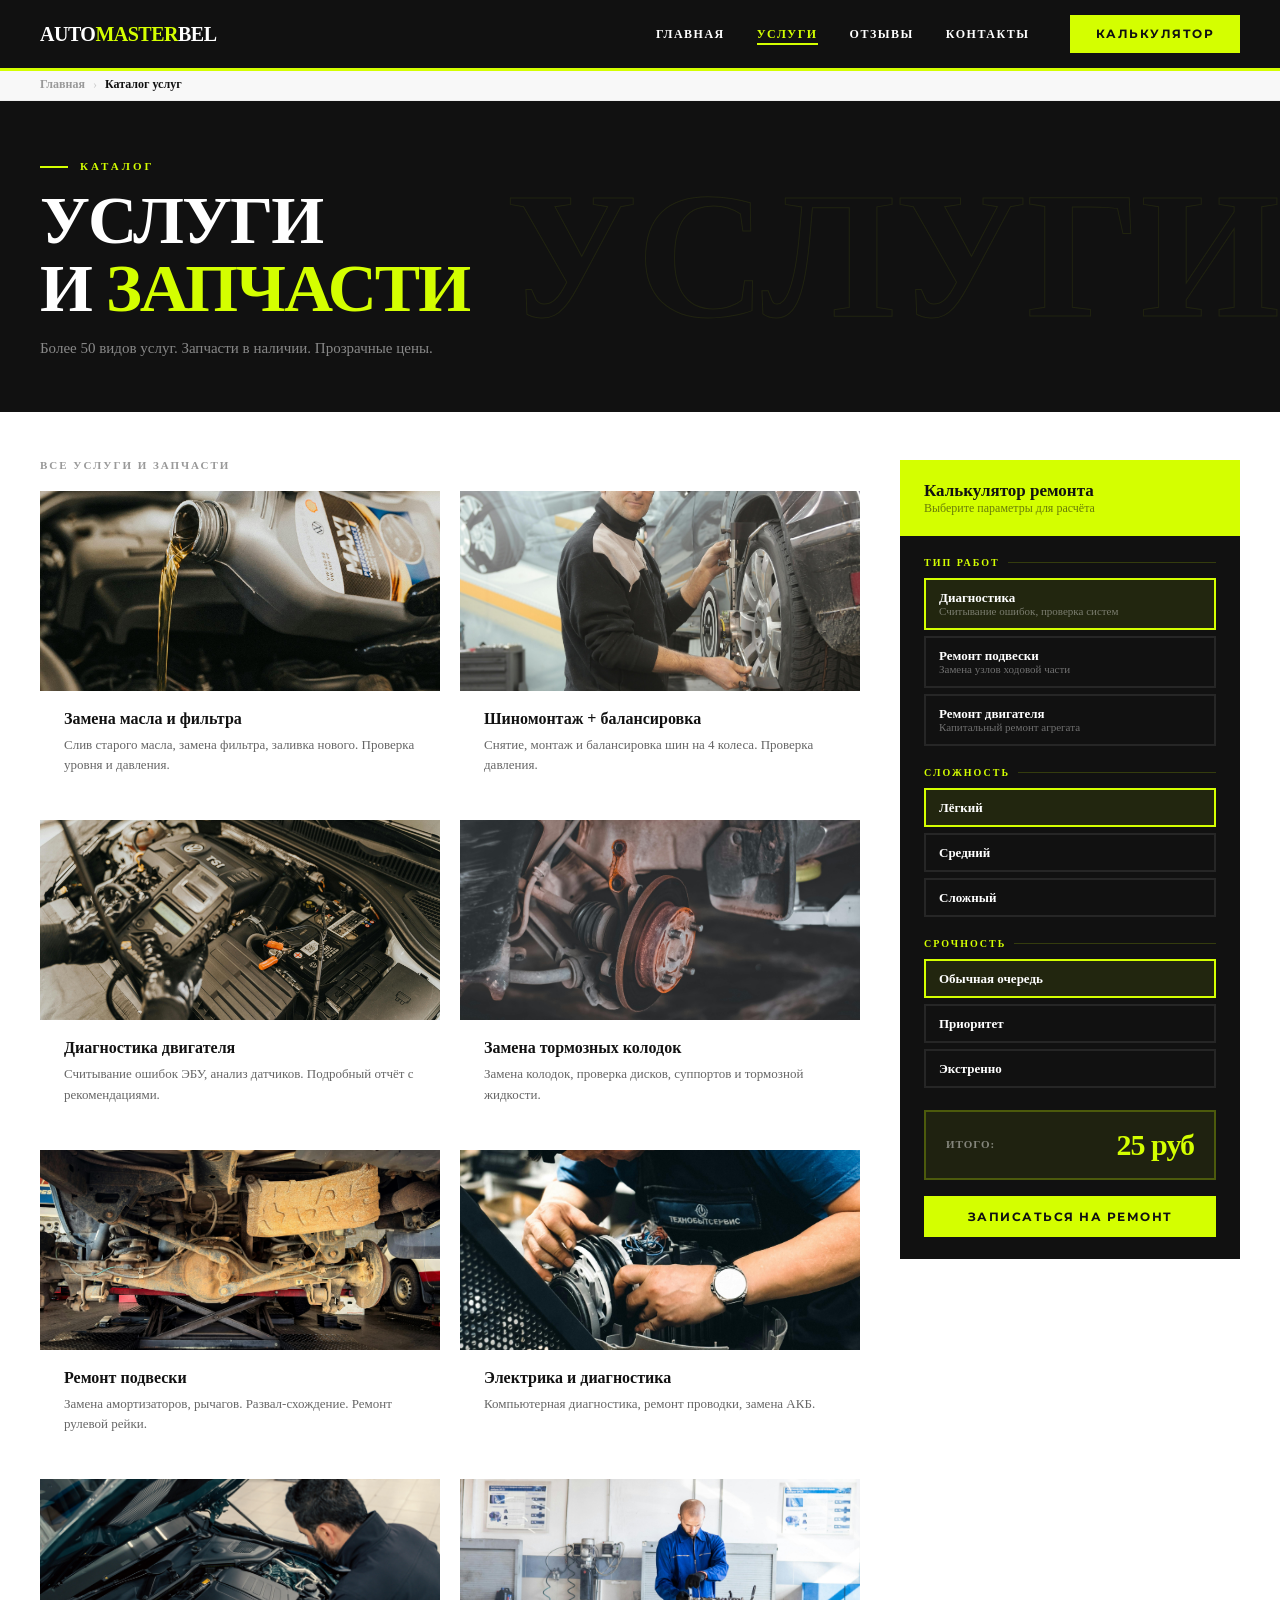
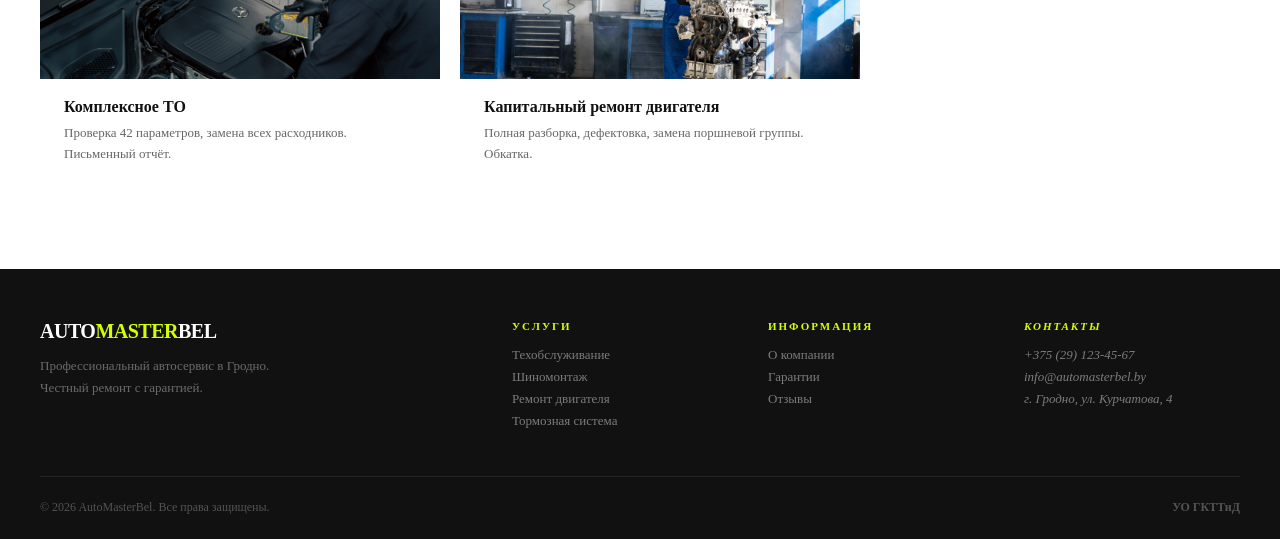
<file: services.html>
<!DOCTYPE html>
<html lang="ru">
<head>
  <meta charset="UTF-8">
  <meta name="viewport" content="width=device-width, initial-scale=1.0">
  <title>Услуги — AutoMasterBel</title>
  <link rel="stylesheet" href="./styles/fonts.css">
  <link rel="stylesheet" href="./styles/style.css">
</head>
<body>
  <nav class="navbar">
    <div class="container">
      <a href="index.html" class="logo">AUTO<span>MASTER</span>BEL</a>
      <input type="checkbox" id="nav-toggle" class="nav-toggle">
      <label for="nav-toggle" class="nav-burger">
        <span></span>
        <span></span>
        <span></span>
      </label>
      <ul class="nav-list">
        <li><a href="index.html" class="nav-link">Главная</a></li>
        <li><a href="services.html" class="nav-link active">Услуги</a></li>
        <li><a href="index.html#reviews" class="nav-link">Отзывы</a></li>
        <li><a href="index.html#contacts" class="nav-link">Контакты</a></li>
      </ul>

      <a href="#calc" class="btn btn-primary navbar-btn">Калькулятор</a>
    </div>
  </nav>
  <nav class="breadcrumb">
    <div class="container">
      <ul class="breadcrumb-list">
        <li class="breadcrumb-item"><a href="index.html" class="breadcrumb-link">Главная</a></li>
        <li class="breadcrumb-sep">›</li>
        <li class="breadcrumb-item current">Каталог услуг</li>
      </ul>
    </div>
  </nav>
  <header class="page-hero">
    <div class="container">
      <p class="page-hero-label">Каталог</p>
      <h1 class="page-hero-title">
        УСЛУГИ<br>И <span>ЗАПЧАСТИ</span>
      </h1>
      <p class="page-hero-desc">Более 50 видов услуг. Запчасти в наличии. Прозрачные цены.</p>
    </div>
  </header>
  <main>
    <div class="container">
      <div class="services-layout">
        <section class="catalog">
          <h2 class="catalog-title">Все услуги и запчасти</h2>
          <div class="catalog-grid">
            <article class="service-card">
              <div class="service-card-image">
                <img
                  src="assets/imgs/oil-change.jpg"
                  alt="Замена масла"
                  width="600"
                  height="350">
              </div>
              <h3 class="service-card-title">Замена масла и фильтра</h3>
              <p class="service-card-desc">Слив старого масла, замена фильтра, заливка нового. Проверка уровня и давления.</p>
            </article>
            <article class="service-card">
              <div class="service-card-image">
                <img
                  src="assets/imgs/shinomontazh.jpg"
                  alt="Шиномонтаж"
                  width="600"
                  height="350">
              </div>
              <h3 class="service-card-title">Шиномонтаж + балансировка</h3>
              <p class="service-card-desc">Снятие, монтаж и балансировка шин на 4 колеса. Проверка давления.</p>
            </article>
            <article class="service-card">
              <div class="service-card-image">
                <img
                  src="assets/imgs/diagnost_engine.jpg"
                  alt="Диагностика двигателя"
                  width="600"
                  height="350">
              </div>
              <h3 class="service-card-title">Диагностика двигателя</h3>
              <p class="service-card-desc">Считывание ошибок ЭБУ, анализ датчиков. Подробный отчёт с рекомендациями.</p>
            </article>
            <article class="service-card">
              <div class="service-card-image">
                <img
                  src="assets/imgs/tormoz.jpg"
                  alt="Тормозные колодки"
                  width="600"
                  height="350">
              </div>
              <h3 class="service-card-title">Замена тормозных колодок</h3>
              <p class="service-card-desc">Замена колодок, проверка дисков, суппортов и тормозной жидкости.</p>
            </article>
            <article class="service-card">
              <div class="service-card-image">
                <img
                  src="assets/imgs/podveska.jpg"
                  alt="Подвеска"
                  width="600"
                  height="350">
              </div>
              <h3 class="service-card-title">Ремонт подвески</h3>
              <p class="service-card-desc">Замена амортизаторов, рычагов. Развал-схождение. Ремонт рулевой рейки.</p>
            </article>
            <article class="service-card">
              <div class="service-card-image">
                <img
                  src="assets/imgs/autoelectrik.jpg"
                  alt="Электрика"
                  width="600"
                  height="350">
              </div>
              <h3 class="service-card-title">Электрика и диагностика</h3>
              <p class="service-card-desc">Компьютерная диагностика, ремонт проводки, замена АКБ.</p>
            </article>
            <article class="service-card">
              <div class="service-card-image">
                <img
                  src="assets/imgs/TO.jpg"
                  alt="Комплексное ТО"
                  width="600"
                  height="350">
              </div>
              <h3 class="service-card-title">Комплексное ТО</h3>
              <p class="service-card-desc">Проверка 42 параметров, замена всех расходников. Письменный отчёт.</p>
            </article>
            <article class="service-card">
              <div class="service-card-image">
                <img
                  src="assets/imgs/work-process-1.jpg"
                  alt="Капитальный ремонт"
                  width="600"
                  height="350">
              </div>
              <h3 class="service-card-title">Капитальный ремонт двигателя</h3>
              <p class="service-card-desc">Полная разборка, дефектовка, замена поршневой группы. Обкатка.</p>
            </article>
          </div>
        </section>
        <aside class="calc" id="calc">
          <div class="calc-head">
            <h2 class="calc-head-title">Калькулятор ремонта</h2>
            <p class="calc-head-sub">Выберите параметры для расчёта</p>
          </div>
          <div class="calc-body">
            <div class="calc-group">
              <h3 class="calc-group-title">Тип работ</h3>
              <ul class="calc-options" id="js-type">
                <li class="calc-option active" data-index="0">
                  <span class="calc-option-name">Диагностика</span>
                  <span class="calc-option-detail">Считывание ошибок, проверка систем</span>
                </li>
                <li class="calc-option" data-index="1">
                  <span class="calc-option-name">Ремонт подвески</span>
                  <span class="calc-option-detail">Замена узлов ходовой части</span>
                </li>
                <li class="calc-option" data-index="2">
                  <span class="calc-option-name">Ремонт двигателя</span>
                  <span class="calc-option-detail">Капитальный ремонт агрегата</span>
                </li>
              </ul>
            </div>
            <div class="calc-group">
              <h3 class="calc-group-title">Сложность</h3>
              <ul class="calc-options" id="js-complexity">
                <li class="calc-option active" data-index="0">
                  <span class="calc-option-name">Лёгкий</span>
                </li>
                <li class="calc-option" data-index="1">
                  <span class="calc-option-name">Средний</span>
                </li>
                <li class="calc-option" data-index="2">
                  <span class="calc-option-name">Сложный</span>
                </li>
              </ul>
            </div>
            <div class="calc-group">
              <h3 class="calc-group-title">Срочность</h3>
              <ul class="calc-options" id="js-urgency">
                <li class="calc-option active" data-index="0">
                  <span class="calc-option-name">Обычная очередь</span>
                </li>
                <li class="calc-option" data-index="1">
                  <span class="calc-option-name">Приоритет</span>
                </li>
                <li class="calc-option" data-index="2">
                  <span class="calc-option-name">Экстренно</span>
                </li>
              </ul>
            </div>
            <div class="calc-result">
              <span class="calc-result-label">Итого:</span>
              <strong class="calc-result-price" id="js-calc-price">25 руб</strong>
            </div>
            <button class="btn btn-primary btn-full" id="js-calc-order">
              Записаться на ремонт
            </button>
          </div>
        </aside>
      </div>
    </div>
  </main>
  <footer class="footer">
    <div class="container">
      <div class="footer-grid">
        <div class="footer-brand">
          <a href="index.html" class="logo">AUTO<span>MASTER</span>BEL</a>
          <p class="footer-desc">Профессиональный автосервис в Гродно. Честный ремонт с гарантией.</p>
        </div>
        <nav class="footer-col">
          <h3 class="footer-col-title">Услуги</h3>
          <ul>
            <li><a href="services.html" class="footer-link">Техобслуживание</a></li>
            <li><a href="services.html" class="footer-link">Шиномонтаж</a></li>
            <li><a href="services.html" class="footer-link">Ремонт двигателя</a></li>
            <li><a href="services.html" class="footer-link">Тормозная система</a></li>
          </ul>
        </nav>
        <nav class="footer-col">
          <h3 class="footer-col-title">Информация</h3>
          <ul>
            <li><a href="#" class="footer-link">О компании</a></li>
            <li><a href="#" class="footer-link">Гарантии</a></li>
            <li><a href="index.html#reviews" class="footer-link">Отзывы</a></li>
          </ul>
        </nav>
        <address class="footer-col">
          <h3 class="footer-col-title">Контакты</h3>
          <ul>
            <li><a href="tel:+375291234567" class="footer-link">+375 (29) 123-45-67</a></li>
            <li><a href="mailto:info@automasterbel.by" class="footer-link">info@automasterbel.by</a></li>
            <li><a href="index.html#contacts" class="footer-link">г. Гродно, ул. Курчатова, 4</a></li>
          </ul>
        </address>
      </div>
      <div class="footer-bottom">
        <p class="footer-copy">© 2026 AutoMasterBel. Все права защищены.</p>
        <p class="footer-made">УО ГКТТиД</p>
      </div>
    </div>
  </footer>
  <script src="./js/script.js"></script>
</body>
</html>
</file>
<file: styles/fonts.css>
@font-face {
  font-family: 'Montserrat';
  src: url('../assets/fonts/Montserrat-Regular.ttf') format('truetype');
  font-weight: 400;
  font-style: normal;
}

@font-face {
  font-family: 'Montserrat';
  src: url('../assets/fonts/Montserrat-Medium.ttf') format('truetype');
  font-weight: 500;
  font-style: normal;
}

@font-face {
  font-family: 'Montserrat';
  src: url('../assets/fonts/Montserrat-SemiBold.ttf') format('truetype');
  font-weight: 600;
  font-style: normal;
}

@font-face {
  font-family: 'Montserrat';
  src: url('../assets/fonts/Montserrat-Bold.ttf') format('truetype');
  font-weight: 700;
  font-style: normal;
}
</file>
<file: styles/style.css>
@import url("./normalize.css");
@import url("./fonts.css");


/* КОНТЕЙНЕР */
.container {
  width: 100%;
  max-width: 1280px;
  margin: 0 auto;
  padding: 0 40px;
}

/* NAVBAR */
.navbar {
  position: fixed;
  top: 0;
  left: 0;
  right: 0;
  z-index: 100;
  background: #111111;
  border-bottom: 3px solid #d4ff00;
}

.navbar .container {
  height: 68px;
  display: flex;
  align-items: center;
  gap: 40px;
}

.logo {
  font-weight: 900;
  font-size: 20px;
  color: #ffffff;
  letter-spacing: -0.5px;
  flex-shrink: 0;
}

.logo span {
  color: #d4ff00;
}

.nav-list {
  display: flex;
  align-items: center;
  gap: 32px;
  margin-left: auto;
}

.nav-link {
  font-weight: 700;
  font-size: 12px;
  letter-spacing: 1.5px;
  text-transform: uppercase;
  color: #ffffff;
  position: relative;
  transition: color 0.2s;
}

.nav-link::after {
  content: '';
  position: absolute;
  bottom: -4px;
  left: 0;
  width: 0;
  height: 2px;
  background: #d4ff00;
  transition: width 0.3s;
}

.nav-link:hover {
  color: #d4ff00;
}

.nav-link:hover::after,
.nav-link.active::after {
  width: 100%;
}

.nav-link.active {
  color: #d4ff00;
}

.navbar-btn {
  flex-shrink: 0;
}

.nav-toggle {
  display: none;
}

.nav-burger {
  display: none;
  flex-direction: column;
  gap: 5px;
  cursor: pointer;
  padding: 4px;
  margin-left: auto;
}

.nav-burger span {
  display: block;
  width: 24px;
  height: 2px;
  background: #d4ff00;
  transition: all 0.3s;
}

/* КРОШКИ */
.breadcrumb {
  margin-top: 68px;
  background: #f8f8f8;
  border-bottom: 1px solid #eeeeee;
  padding: 10px 0;
}

.breadcrumb-list {
  display: flex;
  align-items: center;
  gap: 8px;
}

.breadcrumb-link {
  font-weight: 600;
  font-size: 12px;
  color: #999999;
  transition: color 0.2s;
}

.breadcrumb-link:hover {
  color: #111111;
}

.breadcrumb-item {
  font-weight: 600;
  font-size: 12px;
  color: #111111;
}

.breadcrumb-sep {
  font-size: 12px;
  color: #cccccc;
}

/* КНОПКИ */
.btn {
  display: inline-block;
  font-family: 'Montserrat', sans-serif;
  font-weight: 700;
  font-size: 12px;
  letter-spacing: 1.5px;
  text-transform: uppercase;
  padding: 13px 26px;
  transition: all 0.2s;
  border: none;
  cursor: pointer;
}

.btn-primary {
  background: #d4ff00;
  color: #111111;
}

.btn-primary:hover {
  background: #bfed00;
  transform: translate(-2px, -2px);
}

.btn-outline {
  background: transparent;
  color: #ffffff;
  border: 2px solid rgba(255,255,255,0.3);
}

.btn-outline:hover {
  border-color: #d4ff00;
  color: #d4ff00;
}

.btn-dark {
  background: #111111;
  color: #d4ff00;
}

.btn-dark:hover {
  background: #222222;
}

.btn-outline-dark {
  background: transparent;
  color: #111111;
  border: 2px solid #111111;
}

.btn-outline-dark:hover {
  background: #111111;
  color: #d4ff00;
}

.btn-full {
  width: 100%;
  text-align: center;
}

/* ОБЩИЕ ЭЛЕМЕНТЫ */
.section-label {
  display: inline-block;
  font-weight: 700;
  font-size: 10px;
  letter-spacing: 3px;
  text-transform: uppercase;
  color: #d4ff00;
  background: #111111;
  padding: 5px 12px;
  margin-bottom: 16px;
}

.section-label--light {
  background: #d4ff00;
  color: #111111;
}

.section-title {
  font-weight: 900;
  font-size: clamp(28px, 5vw, 56px);
  letter-spacing: -2px;
  line-height: 1;
  color: #111111;
  margin-bottom: 12px;
}

.section-title--light {
  color: #ffffff;
}

.section-title--outline {
  color: transparent;
  -webkit-text-stroke: 2px #111111;
}

.section-title--outline-yellow {
  color: transparent;
  -webkit-text-stroke: 2px #d4ff00;
}

/* HERO */
.hero {
  background: #111111;
  padding: 80px 0;
  position: relative;
  overflow: hidden;
  min-height: 90vh;
  display: flex;
  align-items: center;
}

.hero::before {
  content: 'AUTO';
  position: absolute;
  right: 0;
  top: 50%;
  transform: translateY(-50%);
  font-weight: 900;
  font-size: clamp(80px, 18vw, 240px);
  color: transparent;
  -webkit-text-stroke: 1px rgba(212,255,0,0.1);
  line-height: 1;
  pointer-events: none;
  user-select: none;
  white-space: nowrap;
}

.hero::after {
  content: '';
  position: absolute;
  bottom: 0;
  left: 0;
  right: 0;
  height: 5px;
  background: #d4ff00;
}

.hero-content {
  max-width: 640px;
}

.hero-label {
  font-weight: 700;
  font-size: 11px;
  letter-spacing: 3px;
  text-transform: uppercase;
  color: #d4ff00;
  display: flex;
  align-items: center;
  gap: 12px;
  margin-bottom: 22px;
}

.hero-label::before {
  content: '';
  display: block;
  width: 28px;
  height: 2px;
  background: #d4ff00;
  flex-shrink: 0;
}

.hero-title {
  font-weight: 900;
  font-size: clamp(40px, 7vw, 88px);
  line-height: 0.95;
  letter-spacing: -3px;
  color: #ffffff;
  margin-bottom: 26px;
}

.hero-title--accent {
  color: transparent;
  -webkit-text-stroke: 2px #d4ff00;
}

.hero-desc {
  font-size: 17px;
  line-height: 1.7;
  color: rgba(255,255,255,0.6);
  max-width: 480px;
  margin-bottom: 40px;
  font-weight: 400;
}

.hero-actions {
  display: flex;
  gap: 12px;
  flex-wrap: wrap;
}

/* TICKER */
.ticker {
  background: #d4ff00;
  overflow: hidden;
  padding: 13px 0;
  white-space: nowrap;
}

.ticker-track {
  display: inline-flex;
  animation: ticker-scroll 22s linear infinite;
}

.ticker-item {
  font-weight: 700;
  font-size: 13px;
  letter-spacing: 2px;
  text-transform: uppercase;
  color: #111111;
  padding: 0 32px;
}

.ticker-dot {
  color: rgba(17,17,17,0.3);
  padding: 0 8px;
}

@keyframes ticker-scroll {
  from { transform: translateX(0); }
  to   { transform: translateX(-50%); }
}

/* PROMO */
.promo {
  padding: 80px 0;
  background: #f8f8f8;
}

.promo-grid {
  display: grid;
  grid-template-columns: repeat(3, 1fr);
  gap: 2px;
  background: #111111;
  margin-top: 32px;
}

.promo-card {
  background: #111111;
  padding: 36px 28px;
  position: relative;
  overflow: hidden;
}

.promo-card::before {
  content: '';
  position: absolute;
  top: 0;
  left: -100%;
  width: 100%;
  height: 100%;
  background: #d4ff00;
  transition: left 0.4s cubic-bezier(0.4, 0, 0.2, 1);
  z-index: 0;
}

.promo-card:hover::before {
  left: 0;
}

.promo-badge {
  position: absolute;
  top: 16px;
  right: 16px;
  background: #d4ff00;
  color: #111111;
  font-weight: 800;
  font-size: 10px;
  letter-spacing: 1px;
  text-transform: uppercase;
  padding: 4px 10px;
  z-index: 1;
  transition: background 0.3s, color 0.3s;
}

.promo-card:hover .promo-badge {
  background: #111111;
  color: #d4ff00;
}

.promo-icon {
  font-size: 30px;
  margin-bottom: 16px;
  position: relative;
  z-index: 1;
}

.promo-title {
  font-weight: 800;
  font-size: 17px;
  color: #ffffff;
  margin-bottom: 10px;
  position: relative;
  z-index: 1;
  transition: color 0.3s;
}

.promo-card:hover .promo-title {
  color: #111111;
}

.promo-desc {
  font-size: 13px;
  color: rgba(255,255,255,0.55);
  line-height: 1.6;
  margin-bottom: 20px;
  position: relative;
  z-index: 1;
  transition: color 0.3s;
  font-weight: 400;
}

.promo-card:hover .promo-desc {
  color: rgba(17,17,17,0.65);
}

.promo-price {
  font-weight: 900;
  font-size: 22px;
  color: #d4ff00;
  position: relative;
  z-index: 1;
  transition: color 0.3s;
}

.promo-card:hover .promo-price {
  color: #111111;
}

/* SERVICES */
.services {
  padding: 80px 0;
  background: #ffffff;
}

.services-header {
  display: flex;
  align-items: flex-end;
  justify-content: space-between;
  flex-wrap: wrap;
  gap: 20px;
  margin-bottom: 36px;
}

.services-grid {
  display: grid;
  grid-template-columns: repeat(3, 1fr);
  gap: 2px;
  background: #111111;
}

.service-card {
  background: #ffffff;
  position: relative;
  overflow: hidden;
  transition: transform 0.3s;
}

.service-card::after {
  content: '';
  position: absolute;
  bottom: 0;
  left: 0;
  width: 100%;
  height: 4px;
  background: #d4ff00;
  transform: scaleX(0);
  transform-origin: left;
  transition: transform 0.4s cubic-bezier(0.4, 0, 0.2, 1);
}

.service-card:hover::after {
  transform: scaleX(1);
}

.service-card:hover {
  transform: translateY(-4px);
}

.service-card-image {
  width: 100%;
  height: 200px;
  overflow: hidden;
}

.service-card-image img {
  width: 100%;
  height: 100%;
  object-fit: cover;
  transition: transform 0.4s;
}

.service-card:hover .service-card-image img {
  transform: scale(1.05);
}

.service-card-title {
  font-weight: 800;
  font-size: 16px;
  color: #111111;
  margin: 20px 24px 8px;
}

.service-card-desc {
  font-size: 13px;
  color: #666666;
  line-height: 1.6;
  margin: 0 24px 24px;
  font-weight: 400;
}

/* ABOUT */
.about {
  padding: 80px 0;
  background: #111111;
}

.about-inner {
  display: grid;
  grid-template-columns: 1fr 1fr;
  gap: 60px;
  align-items: center;
}

.about-image {
  position: relative;
}

.about-image::before {
  content: '';
  position: absolute;
  top: 14px;
  left: 14px;
  right: -14px;
  bottom: -14px;
  border: 3px solid #d4ff00;
  z-index: 0;
}

.about-image img {
  position: relative;
  z-index: 1;
  width: 100%;
  height: 420px;
  object-fit: cover;
}

.features-list {
  display: flex;
  flex-direction: column;
  gap: 20px;
  margin-top: 32px;
}

.feature-item {
  display: flex;
  align-items: flex-start;
  gap: 14px;
}

.feature-icon {
  width: 40px;
  height: 40px;
  background: #d4ff00;
  display: flex;
  align-items: center;
  justify-content: center;
  font-size: 18px;
  flex-shrink: 0;
}

.feature-title {
  font-weight: 700;
  font-size: 14px;
  color: #ffffff;
  margin-bottom: 3px;
}

.feature-text {
  font-size: 13px;
  color: rgba(255,255,255,0.4);
  line-height: 1.5;
  font-weight: 400;
}

/* GALLERY */
.gallery {
  padding: 80px 0;
  background: #ffffff;
}

.gallery .section-title {
  margin-bottom: 32px;
}

.gallery-grid {
  display: grid;
  grid-template-columns: 2fr 1fr 1fr;
  grid-template-rows: 220px 220px;
  gap: 4px;
}

.gallery-item {
  overflow: hidden;
  background: #111111;
}

.gallery-item--big {
  grid-row: span 2;
}

.gallery-item img {
  width: 100%;
  height: 100%;
  object-fit: cover;
  transition: transform 0.4s;
}

.gallery-item:hover img {
  transform: scale(1.04);
}

/* WHY */
.why {
  padding: 80px 0;
  background: #f8f8f8;
}

.why-subtitle {
  font-size: 15px;
  color: #666666;
  line-height: 1.7;
  max-width: 440px;
  margin-bottom: 40px;
  font-weight: 400;
}

.why-grid {
  display: grid;
  grid-template-columns: repeat(4, 1fr);
  gap: 20px;
}

.why-card {
  background: #ffffff;
  padding: 30px 22px;
  border-top: 4px solid #111111;
  transition: border-color 0.3s, transform 0.3s;
}

.why-card:hover {
  border-color: #d4ff00;
  transform: translateY(-5px);
}

.why-icon {
  font-size: 30px;
  margin-bottom: 14px;
}

.why-title {
  font-weight: 800;
  font-size: 15px;
  color: #111111;
  margin-bottom: 8px;
}

.why-text {
  font-size: 13px;
  color: #666666;
  line-height: 1.7;
  font-weight: 400;
}

/* REVIEWS */
.reviews {
  padding: 80px 0;
  background: #111111;
}

.reviews-subtitle {
  font-size: 14px;
  color: rgba(255,255,255,0.45);
  margin-bottom: 40px;
  font-weight: 400;
}

.reviews-grid {
  display: grid;
  grid-template-columns: repeat(3, 1fr);
  gap: 2px;
  margin-bottom: 48px;
}

.review-card {
  background: rgba(255,255,255,0.04);
  border: 1px solid rgba(255,255,255,0.08);
  padding: 26px 22px;
  transition: background 0.3s, border-color 0.3s;
}

.review-card:hover {
  background: rgba(212,255,0,0.06);
  border-color: rgba(212,255,0,0.25);
}

.review-stars {
  color: #d4ff00;
  font-size: 15px;
  letter-spacing: 2px;
  margin-bottom: 12px;
}

.review-text {
  font-size: 13px;
  color: rgba(255,255,255,0.65);
  line-height: 1.8;
  margin-bottom: 18px;
  font-style: normal;
  font-weight: 400;
}

.review-author {
  display: flex;
  align-items: center;
  gap: 12px;
}

.review-avatar {
  width: 40px;
  height: 40px;
  background: #d4ff00;
  display: flex;
  align-items: center;
  justify-content: center;
  font-weight: 900;
  font-size: 13px;
  color: #111111;
  flex-shrink: 0;
}

.review-name {
  font-weight: 700;
  font-size: 13px;
  color: #ffffff;
}

.review-meta {
  font-size: 11px;
  color: rgba(255,255,255,0.35);
  margin-top: 2px;
  font-weight: 400;
}

/* REVIEW FORM */
.review-form {
  background: rgba(255,255,255,0.05);
  border: 1px solid rgba(212,255,0,0.18);
  padding: 36px;
}

.review-form-title {
  font-weight: 800;
  font-size: 20px;
  color: #ffffff;
  margin-bottom: 26px;
}

.form-row {
  display: grid;
  grid-template-columns: 1fr 1fr;
  gap: 14px;
  margin-bottom: 14px;
}

.form-group {
  display: flex;
  flex-direction: column;
  gap: 7px;
  margin-bottom: 14px;
}

.form-label {
  font-weight: 700;
  font-size: 10px;
  letter-spacing: 2px;
  text-transform: uppercase;
  color: rgba(255,255,255,0.45);
}

.form-input {
  background: rgba(255,255,255,0.06);
  border: 1px solid rgba(255,255,255,0.12);
  color: #ffffff;
  font-family: 'Montserrat', sans-serif;
  font-size: 14px;
  padding: 12px 14px;
  outline: none;
  transition: border-color 0.2s;
  width: 100%;
  font-weight: 400;
}

.form-input:focus {
  border-color: #d4ff00;
}

.form-input::placeholder {
  color: rgba(255,255,255,0.25);
}

.form-textarea {
  resize: vertical;
  min-height: 90px;
}

.star-rating {
  display: flex;
  flex-direction: row-reverse;
  gap: 4px;
}

.star-input {
  display: none;
}

.star-label {
  font-size: 26px;
  color: rgba(255,255,255,0.18);
  cursor: pointer;
  transition: color 0.2s;
}

.star-label:hover,
.star-label:hover ~ .star-label,
.star-input:checked ~ .star-label {
  color: #d4ff00;
}

/* CONTACTS */
.contacts {
  padding: 80px 0;
  background: #ffffff;
}

.contacts .section-title {
  margin-bottom: 40px;
}

.contacts-grid {
  display: grid;
  grid-template-columns: 1fr 1fr;
  gap: 60px;
  align-items: start;
}

.contact-item {
  display: flex;
  align-items: flex-start;
  gap: 16px;
  padding: 20px 0;
  border-bottom: 1px solid #f0f0f0;
}

.contact-icon {
  width: 42px;
  height: 42px;
  background: #111111;
  display: flex;
  align-items: center;
  justify-content: center;
  font-size: 16px;
  flex-shrink: 0;
}

.contact-label {
  font-weight: 700;
  font-size: 10px;
  letter-spacing: 2px;
  text-transform: uppercase;
  color: #999999;
  margin-bottom: 4px;
}

.contact-value {
  font-weight: 700;
  font-size: 15px;
  color: #111111;
}

.contact-link {
  transition: color 0.2s;
}

.contact-link:hover {
  color: #d4ff00;
}

.schedule {
  width: 100%;
  margin-top: 24px;
  border-collapse: collapse;
  border: 2px solid #111111;
}

.schedule tr {
  border-bottom: 1px solid #eeeeee;
}

.schedule tr:last-child {
  border-bottom: none;
}

.schedule td {
  font-weight: 700;
  font-size: 13px;
  color: #111111;
  padding: 12px 16px;
}

.schedule td:last-child {
  text-align: right;
}

.schedule-closed {
  color: #cccccc;
}

.messengers {
  display: flex;
  gap: 10px;
  margin-top: 22px;
  flex-wrap: wrap;
}

.contacts-map {
  position: relative;
  border: 3px solid #111111;
  overflow: hidden;
}

.contacts-map::before {
  content: '';
  position: absolute;
  top: 0;
  left: 0;
  right: 0;
  height: 5px;
  background: #d4ff00;
  z-index: 1;
}

.contacts-map img {
  width: 100%;
  height: 420px;
  object-fit: cover;
}

.map-caption {
  position: absolute;
  bottom: 0;
  left: 0;
  right: 0;
  background: rgba(17,17,17,0.85);
  color: #d4ff00;
  font-weight: 700;
  font-size: 13px;
  padding: 12px 16px;
  text-align: center;
}

/* FOOTER */
.footer {
  background: #111111;
  padding: 52px 0 26px;
}

.footer-grid {
  display: grid;
  grid-template-columns: 2fr 1fr 1fr 1fr;
  gap: 40px;
  padding-bottom: 40px;
  border-bottom: 1px solid rgba(255,255,255,0.08);
  margin-bottom: 24px;
}

.footer-desc {
  font-size: 13px;
  color: rgba(255,255,255,0.38);
  line-height: 1.7;
  margin-top: 14px;
  max-width: 240px;
  font-weight: 400;
}

.footer-col-title {
  font-weight: 800;
  font-size: 11px;
  letter-spacing: 2px;
  text-transform: uppercase;
  color: #d4ff00;
  margin-bottom: 16px;
}

.footer-link {
  display: block;
  font-size: 13px;
  color: rgba(255,255,255,0.45);
  margin-bottom: 9px;
  transition: color 0.2s;
  font-weight: 400;
}

.footer-link:hover {
  color: #ffffff;
}

.footer-bottom {
  display: flex;
  justify-content: space-between;
  align-items: center;
  flex-wrap: wrap;
  gap: 10px;
}

.footer-copy {
  font-size: 12px;
  color: rgba(255,255,255,0.28);
  font-weight: 400;
}

.footer-made {
  font-weight: 700;
  font-size: 12px;
  color: rgba(255,255,255,0.28);
}

.footer-made span {
  color: #d4ff00;
}

/* HERO СТРАНИЦЫ УСЛУГ */
.page-hero {
  background: #111111;
  padding: 60px 0 50px;
  position: relative;
  overflow: hidden;
}

.page-hero::before {
  content: 'УСЛУГИ';
  position: absolute;
  right: 0;
  top: 50%;
  transform: translateY(-50%);
  font-weight: 900;
  font-size: clamp(60px, 14vw, 180px);
  color: transparent;
  -webkit-text-stroke: 1px rgba(212,255,0,0.08);
  pointer-events: none;
  white-space: nowrap;
  line-height: 1;
}

.page-hero .container {
  position: relative;
  z-index: 1;
}

.page-hero-label {
  font-weight: 700;
  font-size: 11px;
  letter-spacing: 3px;
  text-transform: uppercase;
  color: #d4ff00;
  display: flex;
  align-items: center;
  gap: 12px;
  margin-bottom: 14px;
}

.page-hero-label::before {
  content: '';
  display: block;
  width: 28px;
  height: 2px;
  background: #d4ff00;
  flex-shrink: 0;
}

.page-hero-title {
  font-weight: 900;
  font-size: clamp(32px, 6vw, 68px);
  letter-spacing: -2px;
  line-height: 1;
  color: #ffffff;
  margin-bottom: 14px;
}

.page-hero-title span {
  color: #d4ff00;
}

.page-hero-desc {
  font-size: 15px;
  color: rgba(255,255,255,0.5);
  max-width: 440px;
  line-height: 1.7;
  font-weight: 400;
}

/* СТРАНИЦА УСЛУГ — МАКЕТ */
.services-layout {
  display: grid;
  grid-template-columns: 1fr 340px;
  gap: 40px;
  padding: 48px 0 80px;
  align-items: start;
}

/* КАТАЛОГ */
.catalog-title {
  font-weight: 900;
  font-size: 11px;
  letter-spacing: 2px;
  text-transform: uppercase;
  color: #999999;
  margin-bottom: 20px;
}

.catalog-grid {
  display: grid;
  grid-template-columns: repeat(2, 1fr);
  gap: 20px;
}

/* КАЛЬКУЛЯТОР */
.calc {
  background: #111111;
  position: sticky;
  top: 80px;
}

.calc-head {
  background: #d4ff00;
  padding: 22px 24px;
}

.calc-head-title {
  font-weight: 900;
  font-size: 17px;
  color: #111111;
  margin-bottom: 3px;
}

.calc-head-sub {
  font-size: 12px;
  color: rgba(17,17,17,0.55);
  font-weight: 500;
}

.calc-body {
  padding: 22px 24px;
}

.calc-group {
  margin-bottom: 22px;
}

.calc-group-title {
  font-weight: 800;
  font-size: 10px;
  letter-spacing: 2px;
  text-transform: uppercase;
  color: #d4ff00;
  margin-bottom: 10px;
  display: flex;
  align-items: center;
  gap: 8px;
}

.calc-group-title::after {
  content: '';
  flex: 1;
  height: 1px;
  background: rgba(212,255,0,0.18);
}

.calc-options {
  display: flex;
  flex-direction: column;
  gap: 6px;
}

.calc-option {
  display: flex;
  flex-direction: column;
  gap: 2px;
  padding: 11px 13px;
  border: 2px solid rgba(255,255,255,0.09);
  cursor: pointer;
  transition: border-color 0.25s, background 0.25s;
}

.calc-option:hover {
  border-color: rgba(212,255,0,0.35);
  background: rgba(212,255,0,0.05);
}

.calc-option.active {
  border-color: #d4ff00;
  background: rgba(212,255,0,0.09);
}

.calc-option-name {
  font-weight: 700;
  font-size: 13px;
  color: #ffffff;
}

.calc-option-detail {
  font-size: 11px;
  color: rgba(255,255,255,0.4);
  font-weight: 400;
}

.calc-result {
  background: rgba(212,255,0,0.07);
  border: 2px solid rgba(212,255,0,0.25);
  padding: 18px 20px;
  margin-bottom: 16px;
  display: flex;
  justify-content: space-between;
  align-items: center;
}

.calc-result-label {
  font-weight: 700;
  font-size: 11px;
  letter-spacing: 1px;
  text-transform: uppercase;
  color: rgba(255,255,255,0.45);
}

.calc-result-price {
  font-weight: 900;
  font-size: 30px;
  color: #d4ff00;
  line-height: 1;
  letter-spacing: -1px;
}


/* ПРАВКИ */
.contacts-map {
  position: relative;
  border: 3px solid #111111;
  overflow: hidden;
}

.contacts-map::before {
  content: '';
  position: absolute;
  top: 0;
  left: 0;
  right: 0;
  height: 5px;
  background: #d4ff00;
  z-index: 1;
  pointer-events: none;
}

.contacts-map iframe {
  display: block;
  width: 100%;
  height: 420px;
  border: none;
}

.contact-icon {
  width: 42px;
  height: 42px;
  background: #111111;
  display: flex;
  align-items: center;
  justify-content: center;
  flex-shrink: 0;
}

.feature-icon {
  width: 48px;
  height: 48px;
  background: #d4ff00;
  display: flex;
  align-items: center;
  justify-content: center;
  font-weight: 900;
  font-size: 13px;
  color: #111111;
  flex-shrink: 0;
  letter-spacing: -0.5px;
}

.why-card {
  background: #ffffff;
  padding: 30px 22px;
  border-top: 4px solid #111111;
  transition: border-color 0.3s, transform 0.3s;
}

.why-card:hover {
  border-color: #d4ff00;
  transform: translateY(-5px);
}

.why-title {
  font-weight: 800;
  font-size: 15px;
  color: #111111;
  margin-bottom: 8px;
}

.why-text {
  font-size: 13px;
  color: #666666;
  line-height: 1.7;
  font-weight: 400;
}

/* АДАПТИВ для карты */
@media (max-width: 768px) {
  .contacts-map iframe {
    height: 300px;
  }
}

@media (max-width: 480px) {
  .contacts-map iframe {
    height: 240px;
  }
}

/* АДАПТИВ */
@media (max-width: 1100px) {
  .footer-grid {
    grid-template-columns: 1fr 1fr;
    gap: 32px;
  }

  .why-grid {
    grid-template-columns: repeat(2, 1fr);
  }

  .about-inner {
    grid-template-columns: 1fr;
    gap: 40px;
  }

  .about-image::before {
    display: none;
  }

  .about-image img {
    height: 320px;
  }

  .services-layout {
    grid-template-columns: 1fr;
  }

  .calc {
    position: static;
  }
}

@media (max-width: 768px) {
  .container {
    padding: 0 20px;
  }

  .navbar .container {
    gap: 16px;
  }

  .nav-list {
    display: none;
    position: fixed;
    top: 68px;
    left: 0;
    right: 0;
    background: #111111;
    border-bottom: 3px solid #d4ff00;
    flex-direction: column;
    align-items: flex-start;
    padding: 24px 20px;
    gap: 20px;
    margin-left: 0;
    z-index: 99;
  }

  .nav-toggle:checked ~ .nav-list {
    display: flex;
  }

  .nav-burger {
    display: flex;
  }

  .navbar-btn {
    display: none;
  }

  .hero {
    min-height: auto;
    padding: 60px 0;
  }

  .hero-title {
    font-size: clamp(36px, 10vw, 56px);
    letter-spacing: -1px;
  }

  .hero-actions {
    flex-direction: column;
    align-items: flex-start;
  }

  .promo-grid {
    grid-template-columns: 1fr;
  }

  .services-grid {
    grid-template-columns: 1fr;
  }

  .gallery-grid {
    grid-template-columns: 1fr 1fr;
    grid-template-rows: 180px 180px;
  }

  .gallery-item--big {
    grid-column: span 2;
    grid-row: span 1;
  }

  .why-grid {
    grid-template-columns: 1fr 1fr;
  }

  .reviews-grid {
    grid-template-columns: 1fr;
  }

  .review-form {
    padding: 24px 20px;
  }

  .form-row {
    grid-template-columns: 1fr;
  }

  .contacts-grid {
    grid-template-columns: 1fr;
    gap: 32px;
  }

  .footer-grid {
    grid-template-columns: 1fr;
    gap: 24px;
  }

  .footer-bottom {
    flex-direction: column;
    text-align: center;
  }

  .catalog-grid {
    grid-template-columns: 1fr;
  }

  .promo {
    padding: 56px 0;
  }

  .services {
    padding: 56px 0;
  }

  .about {
    padding: 56px 0;
  }

  .gallery {
    padding: 56px 0;
  }

  .why {
    padding: 56px 0;
  }

  .reviews {
    padding: 56px 0;
  }

  .contacts {
    padding: 56px 0;
  }
}

@media (max-width: 480px) {
  .hero-title {
    font-size: 34px;
    letter-spacing: -0.5px;
  }

  .why-grid {
    grid-template-columns: 1fr;
  }

  .gallery-grid {
    grid-template-columns: 1fr;
    grid-template-rows: auto;
  }

  .gallery-item--big {
    grid-column: span 1;
  }

  .gallery-item {
    height: 200px;
  }

  .messengers {
    flex-direction: column;
  }

  .section-title {
    font-size: 26px;
    letter-spacing: -1px;
  }

  .contacts-map img {
    height: 260px;
  }
}
</file>
